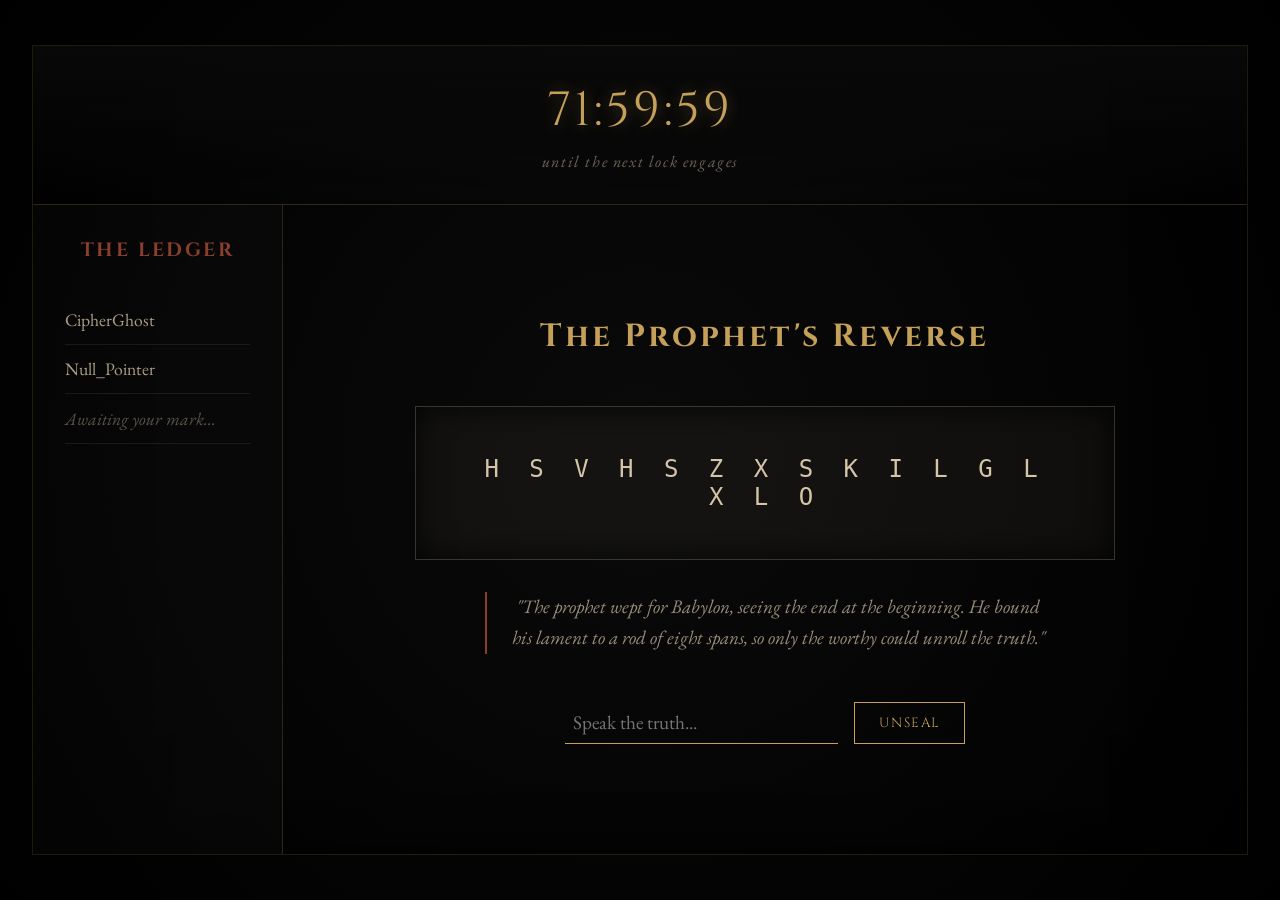
<file: dashboard/index.html>
<!DOCTYPE html>
<html lang="en">
<head>
    <meta charset="UTF-8">
    <meta name="viewport" content="width=device-width, initial-scale=1.0">
    <title>The Archive</title>
    <link rel="stylesheet" href="style.css">
    <!-- Using a classic, chiseled serif font from Google Fonts -->
    <link href="https://fonts.googleapis.com/css2?family=Cinzel:wght@400;700&family=EB+Garamond:ital,wght@0,400;1,400&display=swap" rel="stylesheet">
</head>
<body>
    <div class="dashboard-container">
        
        <!-- The Apex: Looming Countdown -->
        <header class="apex">
            <div class="timer" id="countdown-timer">71:59:59</div>
            <div class="timer-label">until the next lock engages</div>
        </header>

        <div class="workspace">
            
            <!-- The Ledger: Persistent Leaderboard -->
            <aside class="ledger">
                <h2 class="ledger-title">The Ledger</h2>
                <div class="ledger-scroll">
                    <ul id="leaderboard-list">
                        <!-- These will eventually be injected via Supabase -->
                        <li>CipherGhost</li>
                        <li>Null_Pointer</li>
                        <li class="current-user">Awaiting your mark...</li>
                    </ul>
                </div>
            </aside>

            <!-- The Crucible: Active Puzzle Area -->
            <main class="crucible">
                <div class="puzzle-stage">
                    <h1 class="puzzle-title">The Prophet's Reverse</h1>
                    
                    <div class="parchment-container">
                        <!-- The visual representation of the ancient text -->
                        <p class="cipher-string">H S V H S Z X S   K I L G L X L O</p>
                    </div>

                    <div class="clue-box">
                        <blockquote>"The prophet wept for Babylon, seeing the end at the beginning. He bound his lament to a rod of eight spans, so only the worthy could unroll the truth."</blockquote>
                    </div>

                    <div class="interaction-zone">
                        <input type="text" id="cipher-input" placeholder="Speak the truth..." autocomplete="off">
                        <button id="submit-btn" onclick="unseal()">Unseal</button>
                    </div>
                </div>
            </main>

        </div>
    </div>
<!-- Inside dashboard/index.html -->
<script src="dashboard.js"></script>
</body>
</html>
</file>
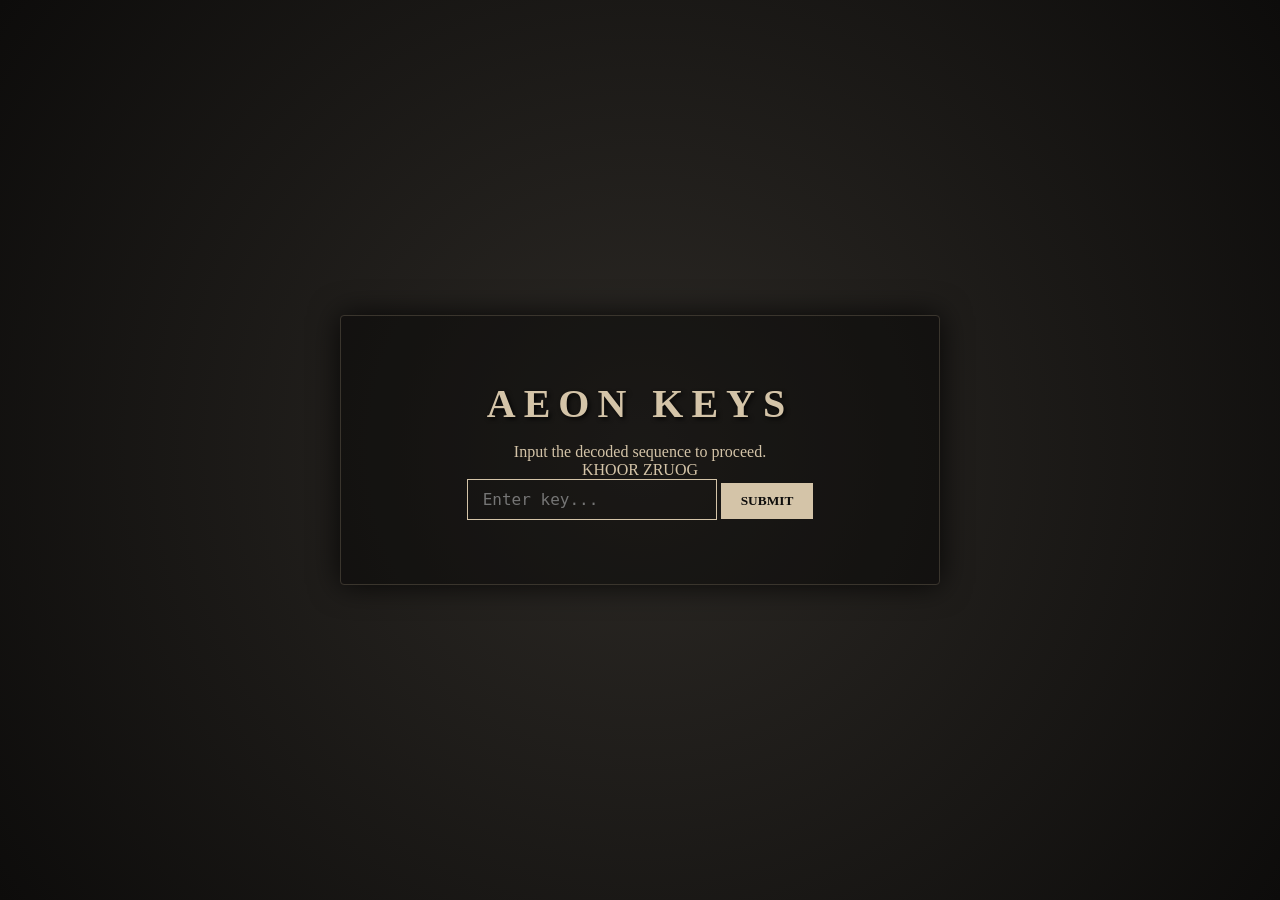
<file: gemini-code-1784341272320.html>
<!DOCTYPE html>
<html lang="en">
<head>
    <meta charset="UTF-8">
    <title>AeonKeys | Archive Access</title>
    <link rel="stylesheet" href="style.css">
</head>
<body>
    <div class="container">
        <h1>AEON KEYS</h1>
        <p class="description">Input the decoded sequence to proceed.</p>
        
        <div id="cipher-area">
            <p id="encrypted-text">KHOOR ZRUOG</p> <!-- Example Caesar cipher -->
            <input type="text" id="user-input" placeholder="Enter key..." autocomplete="off">
            <button onclick="checkAccess()">SUBMIT</button>
        </div>
    </div>
    <script src="script.js"></script>
</body>
</html>
</file>
<file: dashboard/style.css>
:root {
    --obsidian: #0a0a0a;
    --void: #000000;
    --faded-gold: #c5a059;
    --terracotta: #8b3e2b;
    --parchment: #d4c4a8;
    --stone: #2c2c2c;
    
    --font-heading: 'Cinzel', serif;
    --font-body: 'EB Garamond', serif;
}

* {
    box-sizing: border-box;
    margin: 0;
    padding: 0;
}

body {
    background-color: var(--void);
    background-image: radial-gradient(circle at center, var(--obsidian) 0%, var(--void) 100%);
    color: var(--parchment);
    font-family: var(--font-body);
    height: 100vh;
    display: flex;
    justify-content: center;
    align-items: center;
    overflow: hidden;
}

.dashboard-container {
    width: 95%;
    max-width: 1400px;
    height: 90vh;
    display: flex;
    flex-direction: column;
    border: 1px solid rgba(197, 160, 89, 0.15); /* Faint gold border */
    box-shadow: inset 0 0 100px rgba(0,0,0,0.9);
}

/* --- THE APEX --- */
.apex {
    text-align: center;
    padding: 2rem 0;
    border-bottom: 1px solid rgba(197, 160, 89, 0.2);
    background: linear-gradient(to bottom, rgba(10,10,10,0.8), transparent);
}

.timer {
    font-family: var(--font-heading);
    font-size: 3rem;
    color: var(--faded-gold);
    letter-spacing: 0.2rem;
    text-shadow: 0 0 15px rgba(197, 160, 89, 0.4);
}

.timer-label {
    font-style: italic;
    color: rgba(212, 196, 168, 0.5);
    margin-top: 0.5rem;
    letter-spacing: 0.1rem;
}

/* --- THE WORKSPACE --- */
.workspace {
    display: flex;
    flex: 1;
    overflow: hidden;
}

/* --- THE LEDGER --- */
.ledger {
    width: 250px;
    border-right: 1px solid rgba(197, 160, 89, 0.2);
    padding: 2rem;
    background: rgba(44, 44, 44, 0.1); /* Faint stone texture */
}

.ledger-title {
    font-family: var(--font-heading);
    color: var(--terracotta);
    font-size: 1.2rem;
    margin-bottom: 2rem;
    text-align: center;
    letter-spacing: 0.15rem;
    text-transform: uppercase;
}

#leaderboard-list {
    list-style: none;
}

#leaderboard-list li {
    padding: 0.8rem 0;
    border-bottom: 1px solid rgba(212, 196, 168, 0.1);
    font-size: 1.1rem;
    color: rgba(212, 196, 168, 0.8);
}

.current-user {
    font-style: italic;
    color: rgba(212, 196, 168, 0.4) !important;
}

/* --- THE CRUCIBLE --- */
.crucible {
    flex: 1;
    display: flex;
    justify-content: center;
    align-items: center;
    padding: 3rem;
    position: relative;
}

.puzzle-stage {
    max-width: 700px;
    width: 100%;
    display: flex;
    flex-direction: column;
    align-items: center;
}

.puzzle-title {
    font-family: var(--font-heading);
    font-size: 2rem;
    color: var(--faded-gold);
    margin-bottom: 3rem;
    letter-spacing: 0.2rem;
}

.parchment-container {
    background-color: rgba(212, 196, 168, 0.05);
    border: 1px solid rgba(212, 196, 168, 0.2);
    padding: 3rem;
    width: 100%;
    text-align: center;
    margin-bottom: 2rem;
    box-shadow: inset 0 0 30px rgba(0,0,0,0.8);
}

.cipher-string {
    font-family: monospace; /* Monospace is crucial for cipher alignment */
    font-size: 1.5rem;
    letter-spacing: 0.5rem;
    color: var(--parchment);
}

.clue-box {
    margin-bottom: 3rem;
    text-align: center;
    max-width: 80%;
}

.clue-box blockquote {
    font-style: italic;
    font-size: 1.2rem;
    line-height: 1.6;
    color: rgba(212, 196, 168, 0.7);
    border-left: 2px solid var(--terracotta);
    padding-left: 1.5rem;
}

/* --- INTERACTION ZONE --- */
.interaction-zone {
    display: flex;
    gap: 1rem;
    width: 100%;
    max-width: 400px;
}

input[type="text"] {
    flex: 1;
    background: transparent;
    border: none;
    border-bottom: 1px solid var(--faded-gold);
    color: var(--parchment);
    font-family: var(--font-body);
    font-size: 1.2rem;
    padding: 0.5rem;
    outline: none;
    transition: border-color 0.3s ease;
}

input[type="text"]:focus {
    border-bottom: 1px solid var(--terracotta);
}

button {
    background: transparent;
    border: 1px solid var(--faded-gold);
    color: var(--faded-gold);
    font-family: var(--font-heading);
    padding: 0.5rem 1.5rem;
    cursor: pointer;
    text-transform: uppercase;
    letter-spacing: 0.1rem;
    transition: all 0.3s ease;
}

button:hover {
    background: rgba(197, 160, 89, 0.1);
    color: var(--parchment);
}
#puzzle-container {
    background-color: #1a1a1a; /* Dark obsidian base */
    border: 2px solid #333;
    padding: 2rem;
    max-width: 400px;
    margin: 2rem auto;
    text-align: center;
    box-shadow: 0 0 15px rgba(0, 0, 0, 0.5);
    border-radius: 4px;
    font-family: 'Courier New', monospace; /* Archivist vibe */
    position: relative;
}

/* Adding 'scroll' ends */
#puzzle-container::before, #puzzle-container::after {
    content: '';
    position: absolute;
    top: -5px;
    bottom: -5px;
    width: 10px;
    background: #444; /* Dark metal/stone border */
}

#puzzle-container::before { left: -15px; }
#puzzle-container::after { right: -15px; }

#cipher-display {
    font-size: 1.5rem;
    letter-spacing: 0.2rem;
    color: #d1d1d1;
    margin-bottom: 1.5rem;
    display: block;
}
</file>
<file: style.css>
/* Reset margins and set base styles */
* { box-sizing: border-box; margin: 0; padding: 0; }

body {
    background: radial-gradient(circle at center, #2c2925 0%, #0d0c0b 100%);
    color: #d4c4a8;
    font-family: 'Cinzel', serif;
    height: 100vh;
    display: flex;
    justify-content: center;
    align-items: center;
    text-align: center;
    transition: filter 0.3s ease; /* Required for the animation transition */
}

.container {
    background: rgba(0, 0, 0, 0.4);
    padding: 4rem;
    border: 1px solid #3a352d;
    border-radius: 4px;
    box-shadow: 0 0 30px rgba(0,0,0,0.8);
    max-width: 600px;
    width: 90%;
}

h1 { font-size: 2.5rem; letter-spacing: 0.2em; margin-bottom: 1rem; text-shadow: 2px 2px 4px rgba(0,0,0,0.8); }

.divider { height: 1px; background: linear-gradient(90deg, transparent, #d4c4a8, transparent); margin: 0 auto 2rem auto; width: 70%; }

.cipher-text { font-family: 'Courier Prime', monospace; font-size: 1.5rem; letter-spacing: 0.1em; margin-bottom: 2.5rem; color: #a3957b; }

input { background: transparent; border: 1px solid #d4c4a8; color: #d4c4a8; padding: 10px 15px; font-family: 'Courier Prime', monospace; font-size: 1rem; outline: none; width: 250px; }

button { background: #d4c4a8; color: #0d0c0b; border: none; padding: 10px 20px; font-family: 'Cinzel', serif; font-weight: bold; cursor: pointer; }

/* The required animation */
.tear-effect { animation: tear-animation 0.5s ease-in-out; }
@keyframes tear-animation {
    0% { filter: brightness(1); }
    50% { filter: brightness(0.2) saturate(0); }
    100% { filter: brightness(1); }
}
#cipher-display {
    margin-bottom: 2.5rem;
}
#cipher-quote {
    margin-bottom: 1rem;
}
</file>
